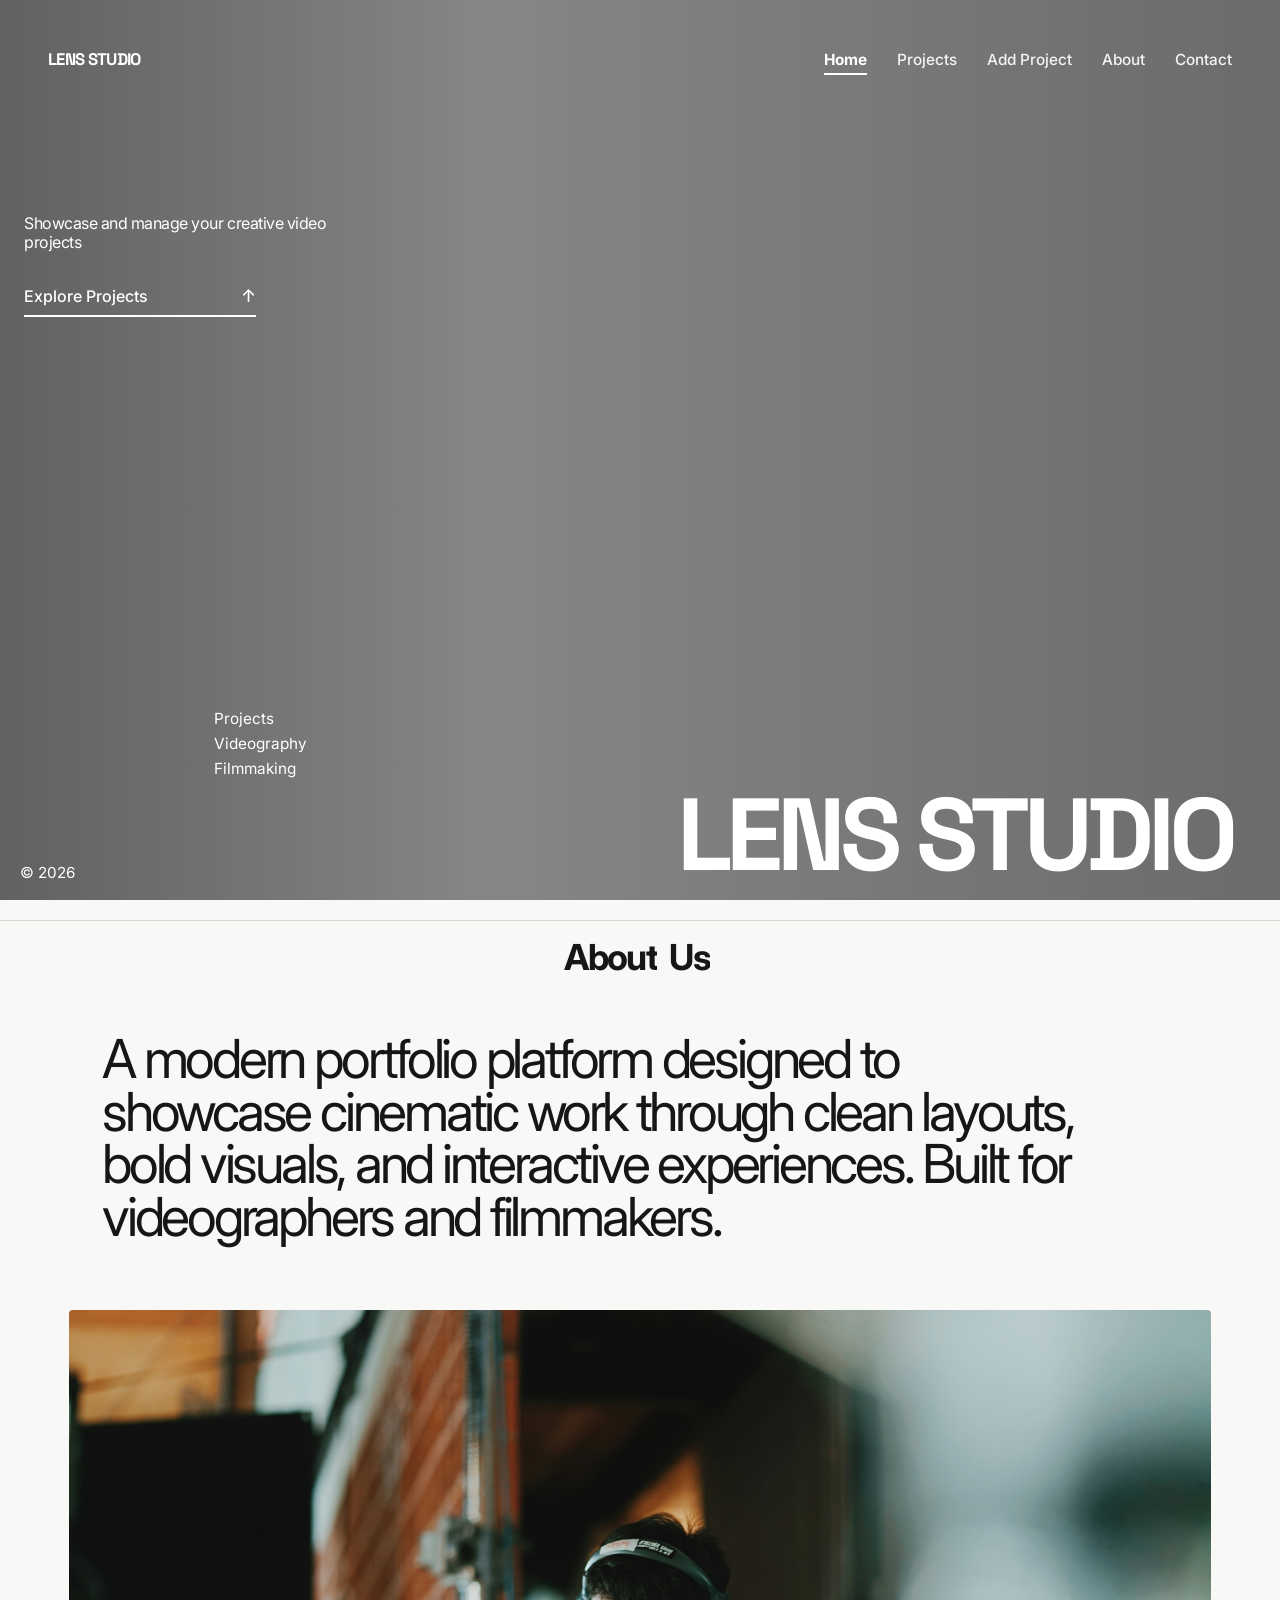
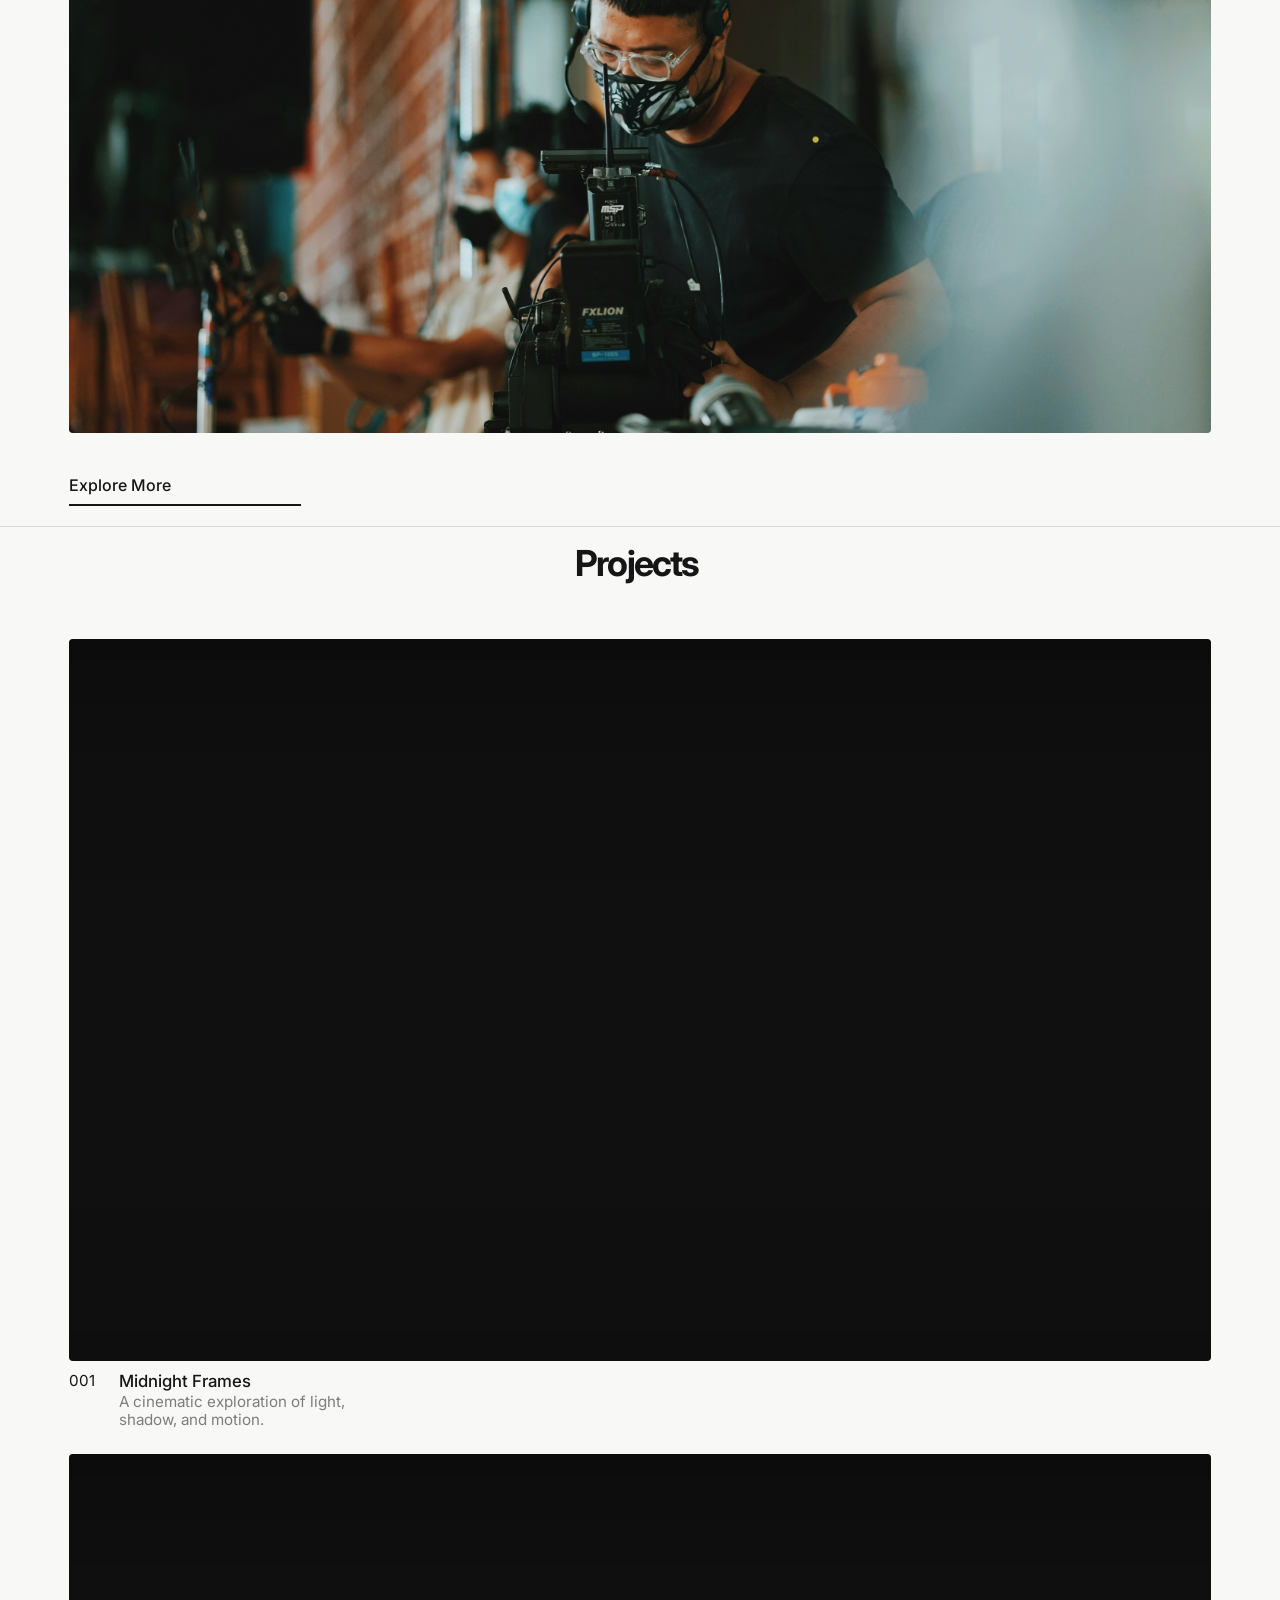
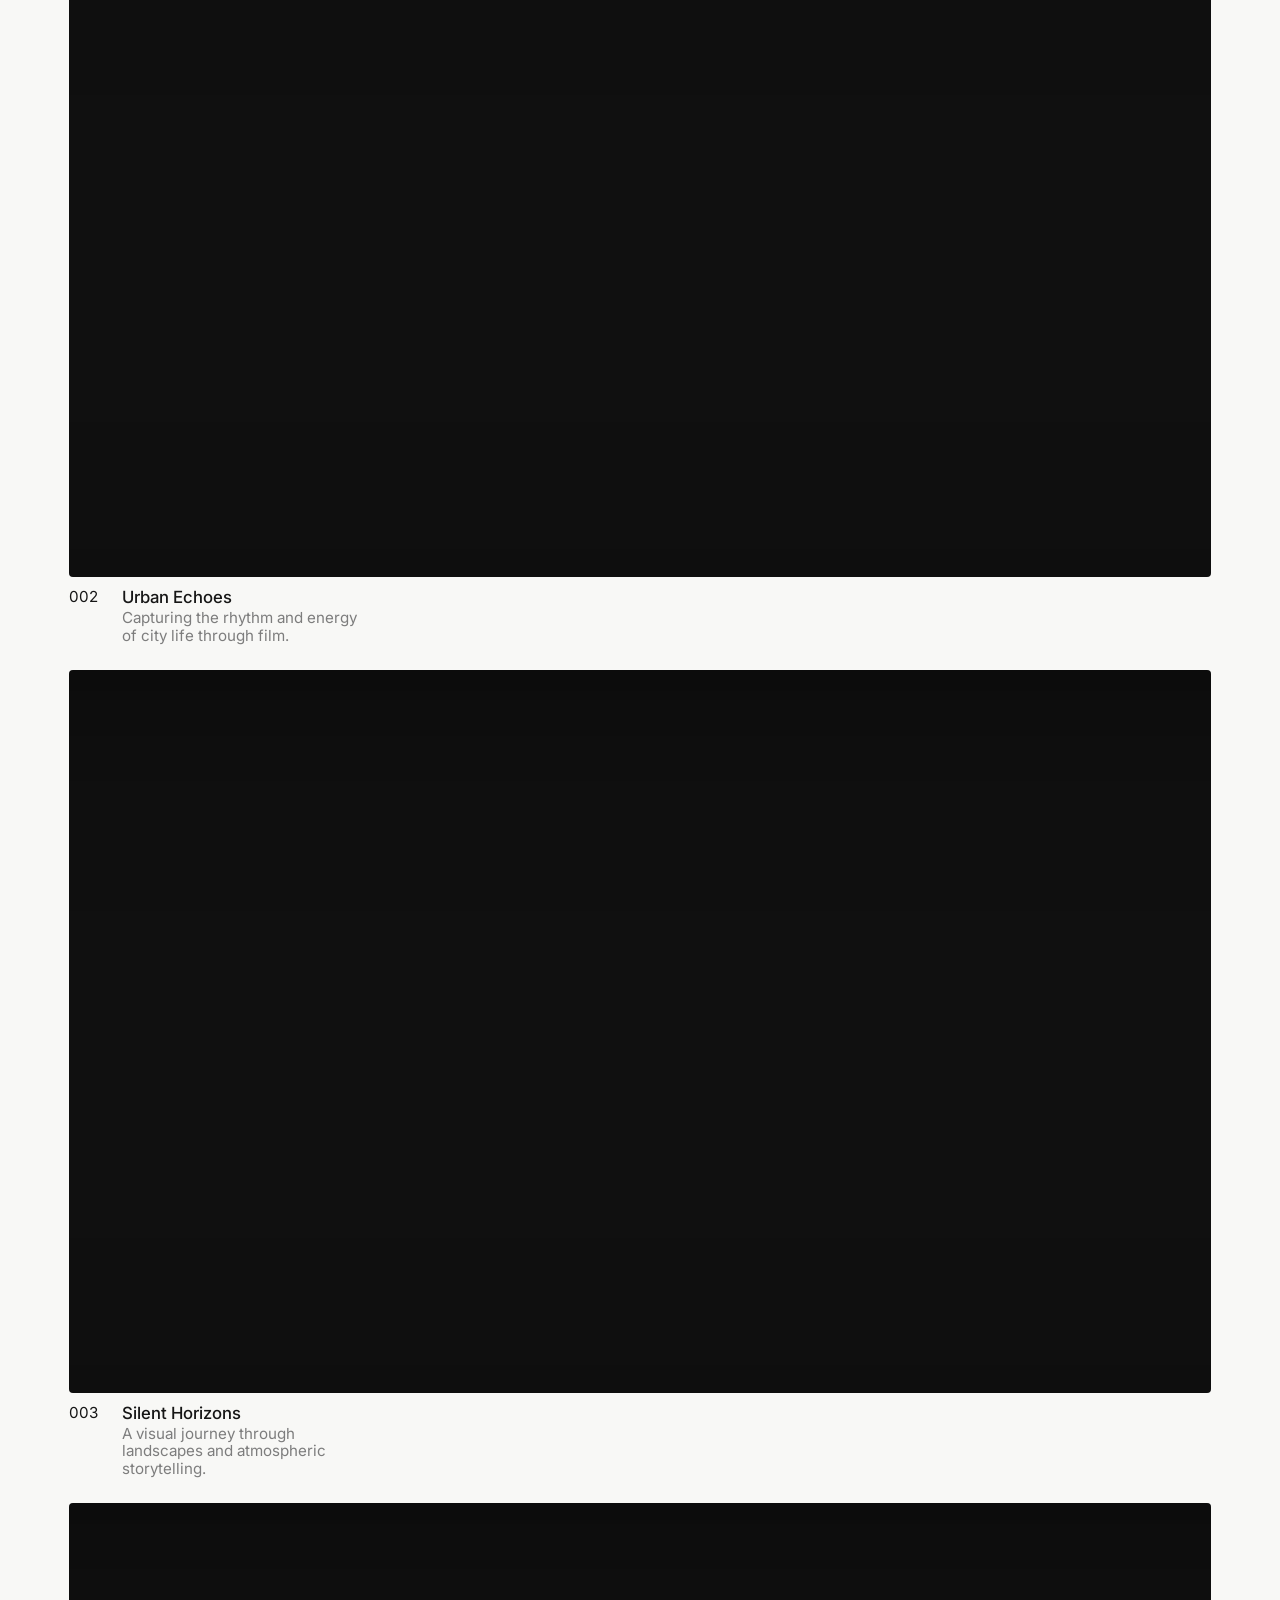
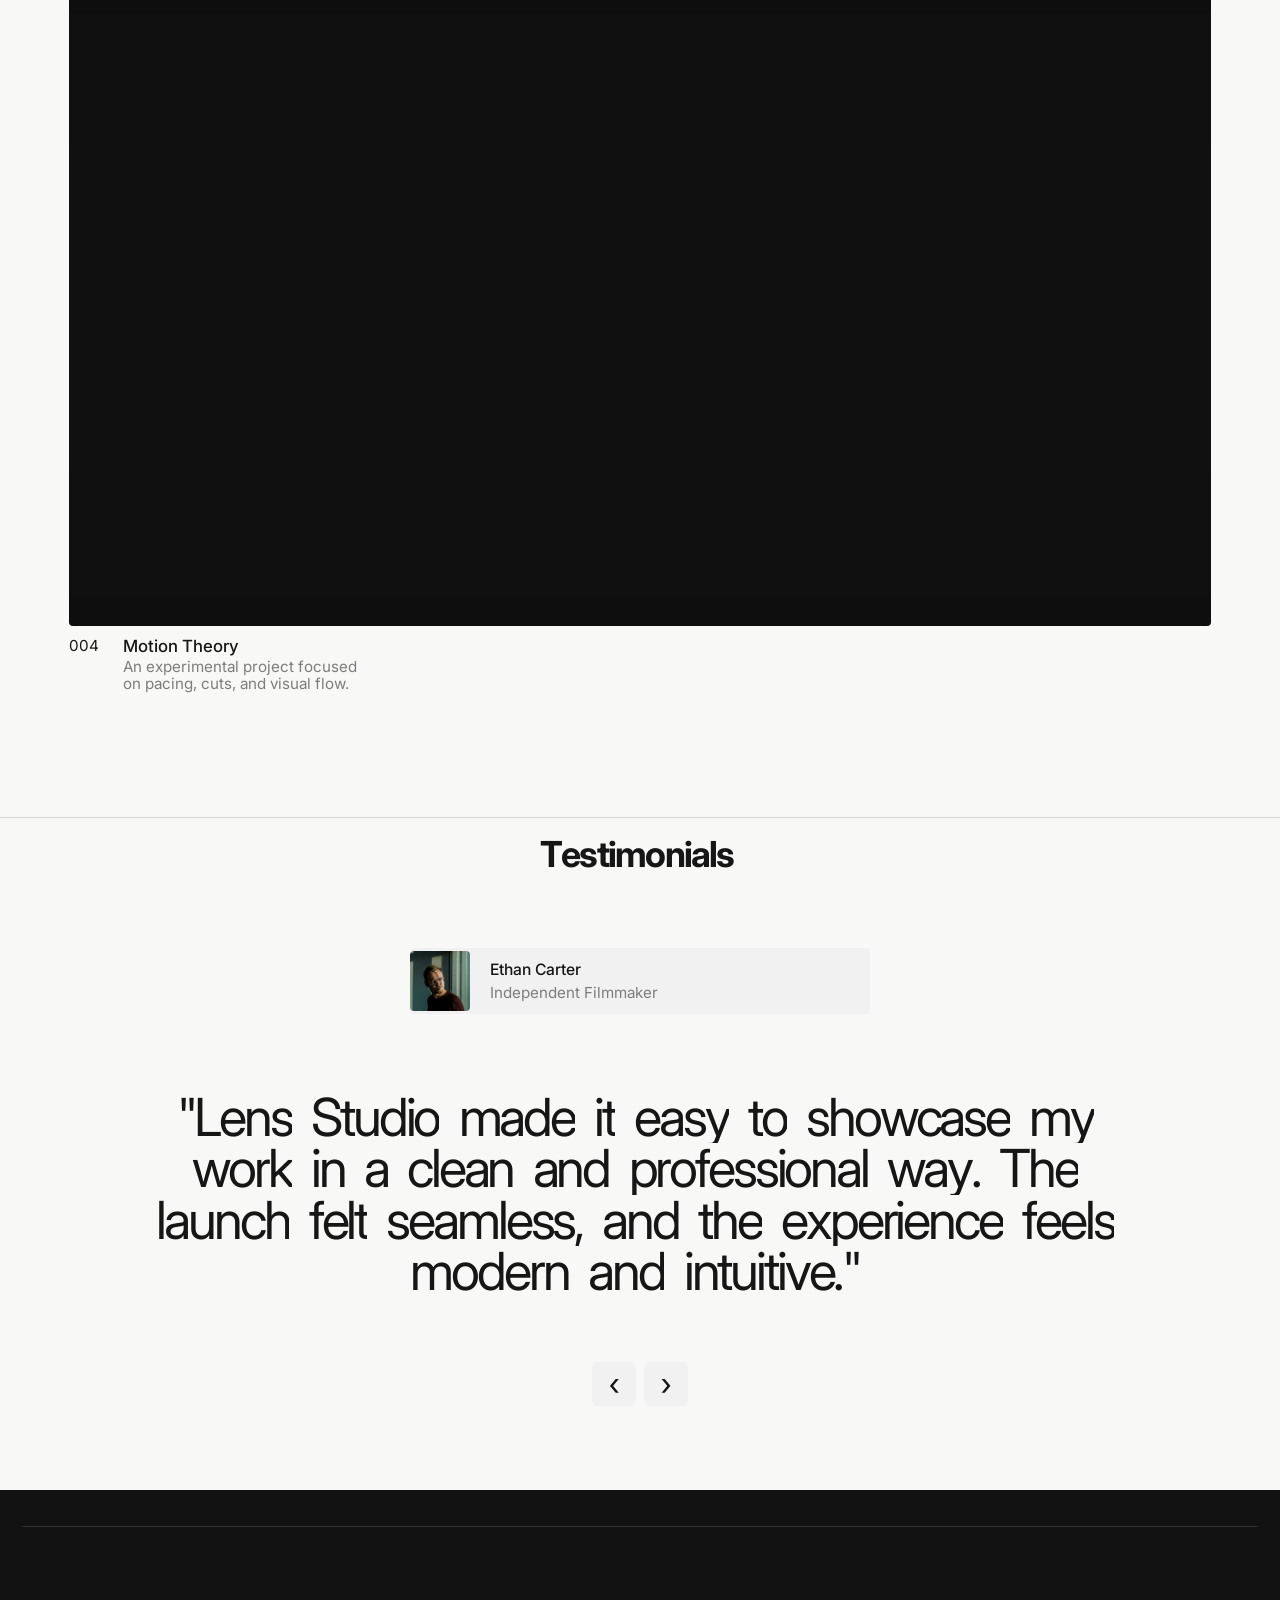
<file: index.html>
<!DOCTYPE html>
<html lang="en">
<head>
    <meta charset="UTF-8">
    <meta name="viewport" content="width=device-width, initial-scale=1.0">
    <title>Lens Studio</title>
    <link rel="preconnect" href="https://fonts.googleapis.com">
    <link rel="preconnect" href="https://fonts.gstatic.com" crossorigin>
    <link href="https://fonts.googleapis.com/css2?family=Inter:wght@400;500;600;700;800&family=Space+Grotesk:wght@700&display=swap" rel="stylesheet">
    <link rel="stylesheet" href="style.css">
</head>
<body>
    <header class="site-header" id="header">
        <nav class="main-nav" aria-label="Primary">
            <a class="logo" href="#home">LENS STUDIO</a>
            <ul class="nav-list">
                <li><a href="#home" class="nav-link active">Home</a></li>
                <li><a href="#projects" class="nav-link">Projects</a></li>
                <li><a href="add-project.html" class="nav-link">Add Project</a></li>
                <li><a href="#about" class="nav-link">About</a></li>
                <li><a href="contact.html" class="nav-link">Contact</a></li>
            </ul>
        </nav>
    </header>

    <main>
        <section id="home" class="hero-panel">
            <div class="hero-video-wrap" aria-hidden="true">
                <iframe
                    class="hero-video"
                    src="https://www.youtube-nocookie.com/embed/nTNQWsrMmH4?autoplay=1&mute=1&loop=1&playlist=nTNQWsrMmH4&controls=0&showinfo=0&modestbranding=1&rel=0&playsinline=1"
                    title="Lens Studio hero background video"
                    allow="autoplay; encrypted-media; picture-in-picture"
                    referrerpolicy="strict-origin-when-cross-origin"
                    tabindex="-1"
                ></iframe>
            </div>
            <div class="hero-overlay" aria-hidden="true"></div>
            <div class="hero-copy">
                <p class="hero-description">Showcase and manage your creative video projects</p>
                <a class="line-action" href="#projects">
                    <span>Explore Projects</span>
                    <span class="action-arrow" aria-hidden="true">↑</span>
                </a>
            </div>

            <div class="hero-meta">
                <ul class="hero-tags" aria-label="Creative categories">
                    <li>Projects</li>
                    <li>Videography</li>
                    <li>Filmmaking</li>
                </ul>
                <p class="hero-year">© 2026</p>
            </div>

            <div class="hero-brand" aria-hidden="true">LENS STUDIO</div>
        </section>

        <section id="about" class="content-section">
            <div class="section-divider"></div>
            <h2 class="section-title">About Us</h2>
            <div class="about-copy">
                <p>
                    A modern portfolio platform designed to showcase cinematic work through clean layouts,
                    bold visuals, and interactive experiences. Built for videographers and filmmakers.
                </p>
            </div>
            <div class="about-media-block">
                <div class="feature-panel">
                    <img
                        class="feature-image"
                        src="images/rendy-novantino-V8idTEo5K20-unsplash.jpg"
                        alt="Cinematic behind-the-scenes filmmaking setup"
                    >
                </div>
                <a class="line-action line-action-dark" href="#projects">
                    <span>Explore More</span>
                </a>
            </div>
        </section>

        <section id="projects" class="content-section projects-section">
            <div class="section-divider"></div>
            <h2 class="section-title">Projects</h2>

            <article class="project-showcase project-showcase-link">
                <a class="project-showcase-anchor" href="midnight-frames.html" aria-label="Open Midnight Frames project page">
                    <div class="project-visual video-card">
                        <iframe
                            class="project-video"
                            src="https://www.youtube-nocookie.com/embed/4ykTi2jB4NY?autoplay=1&mute=1&loop=1&playlist=4ykTi2jB4NY&controls=0&modestbranding=1&rel=0&playsinline=1&iv_load_policy=3&fs=0&disablekb=1"
                            title="Midnight Frames video preview"
                            loading="lazy"
                            allow="autoplay; encrypted-media; picture-in-picture"
                            allowfullscreen
                            referrerpolicy="strict-origin-when-cross-origin"
                            tabindex="-1"
                        ></iframe>
                    </div>
                    <div class="project-caption">
                        <span class="project-index">001</span>
                        <div>
                            <h3>Midnight Frames</h3>
                            <p>A cinematic exploration of light, shadow, and motion.</p>
                        </div>
                    </div>
                </a>
            </article>

            <article class="project-showcase">
                <div class="project-visual video-card">
                    <iframe
                        class="project-video"
                        src="https://www.youtube-nocookie.com/embed/WNnKGUQZi84?autoplay=1&mute=1&loop=1&playlist=WNnKGUQZi84&controls=0&modestbranding=1&rel=0&playsinline=1&iv_load_policy=3&fs=0&disablekb=1"
                        title="Urban Echoes video preview"
                        loading="lazy"
                        allow="autoplay; encrypted-media; picture-in-picture"
                        allowfullscreen
                        referrerpolicy="strict-origin-when-cross-origin"
                        tabindex="-1"
                    ></iframe>
                </div>
                <div class="project-caption">
                    <span class="project-index">002</span>
                    <div>
                        <h3>Urban Echoes</h3>
                        <p>Capturing the rhythm and energy of city life through film.</p>
                    </div>
                </div>
            </article>

            <article class="project-showcase">
                <div class="project-visual video-card">
                    <iframe
                        class="project-video"
                        src="https://www.youtube-nocookie.com/embed/wZjqeleKDyE?autoplay=1&mute=1&loop=1&playlist=wZjqeleKDyE&controls=0&modestbranding=1&rel=0&playsinline=1&iv_load_policy=3&fs=0&disablekb=1"
                        title="Silent Horizons video preview"
                        loading="lazy"
                        allow="autoplay; encrypted-media; picture-in-picture"
                        allowfullscreen
                        referrerpolicy="strict-origin-when-cross-origin"
                        tabindex="-1"
                    ></iframe>
                </div>
                <div class="project-caption">
                    <span class="project-index">003</span>
                    <div>
                        <h3>Silent Horizons</h3>
                        <p>A visual journey through landscapes and atmospheric storytelling.</p>
                    </div>
                </div>
            </article>

            <article class="project-showcase">
                <div class="project-visual video-card">
                    <iframe
                        class="project-video"
                        src="https://www.youtube-nocookie.com/embed/X4EcUcoo0r4?autoplay=1&mute=1&loop=1&playlist=X4EcUcoo0r4&controls=0&modestbranding=1&rel=0&playsinline=1&iv_load_policy=3&fs=0&disablekb=1"
                        title="Motion Theory video preview"
                        loading="lazy"
                        allow="autoplay; encrypted-media; picture-in-picture"
                        allowfullscreen
                        referrerpolicy="strict-origin-when-cross-origin"
                        tabindex="-1"
                    ></iframe>
                </div>
                <div class="project-caption">
                    <span class="project-index">004</span>
                    <div>
                        <h3>Motion Theory</h3>
                        <p>An experimental project focused on pacing, cuts, and visual flow.</p>
                    </div>
                </div>
            </article>
        </section>

        <section id="testimonials" class="content-section testimonials-section">
            <div class="section-divider"></div>
            <h2 class="section-title">Testimonials</h2>

            <div class="testimonial-card">
                <div class="testimonial-author">
                    <img
                        class="author-avatar"
                        id="author-avatar"
                        src="images/ben-tofan-liy0P6AmGPM-unsplash.jpg"
                        alt="Portrait of Ethan Carter"
                    >
                    <div>
                        <p class="author-name" id="author-name">Ethan Carter</p>
                        <p class="author-role" id="author-role">Independent Filmmaker</p>
                    </div>
                </div>

                <blockquote class="testimonial-quote" id="testimonial-quote">
                    "Lens Studio made it easy to showcase my work in a clean and professional way.
                    The launch felt seamless, and the experience feels modern and intuitive."
                </blockquote>

                <div class="testimonial-controls">
                    <button class="testimonial-button" id="prev-testimonial" type="button" aria-label="Previous testimonial">
                        ‹
                    </button>
                    <button class="testimonial-button" id="next-testimonial" type="button" aria-label="Next testimonial">
                        ›
                    </button>
                </div>
            </div>
        </section>
    </main>

    <footer id="contact" class="site-footer">
        <div class="footer-divider"></div>
        <div class="footer-intro">
            <p class="footer-kicker">Let's work together</p>
            <a class="footer-email" href="mailto:sayhi@lensstudio.com">sayhi@lensstudio.com</a>
            <a class="line-action footer-action" href="mailto:sayhi@lensstudio.com">
                <span>Contact Now</span>
                <span class="action-arrow" aria-hidden="true">↑</span>
            </a>
        </div>

        <div class="footer-links">
            <a href="#home">Home</a>
            <a href="#projects">Projects</a>
            <a href="add-project.html">Add Project</a>
            <a href="#about">About</a>
            <a href="contact.html">Contact</a>
        </div>

        <div class="footer-divider"></div>

        <div class="footer-bottom">
            <p class="footer-brand">LENS STUDIO</p>
            <p class="footer-year">© 2026</p>
        </div>
    </footer>

    <script src="script.js"></script>
</body>
</html>
</file>
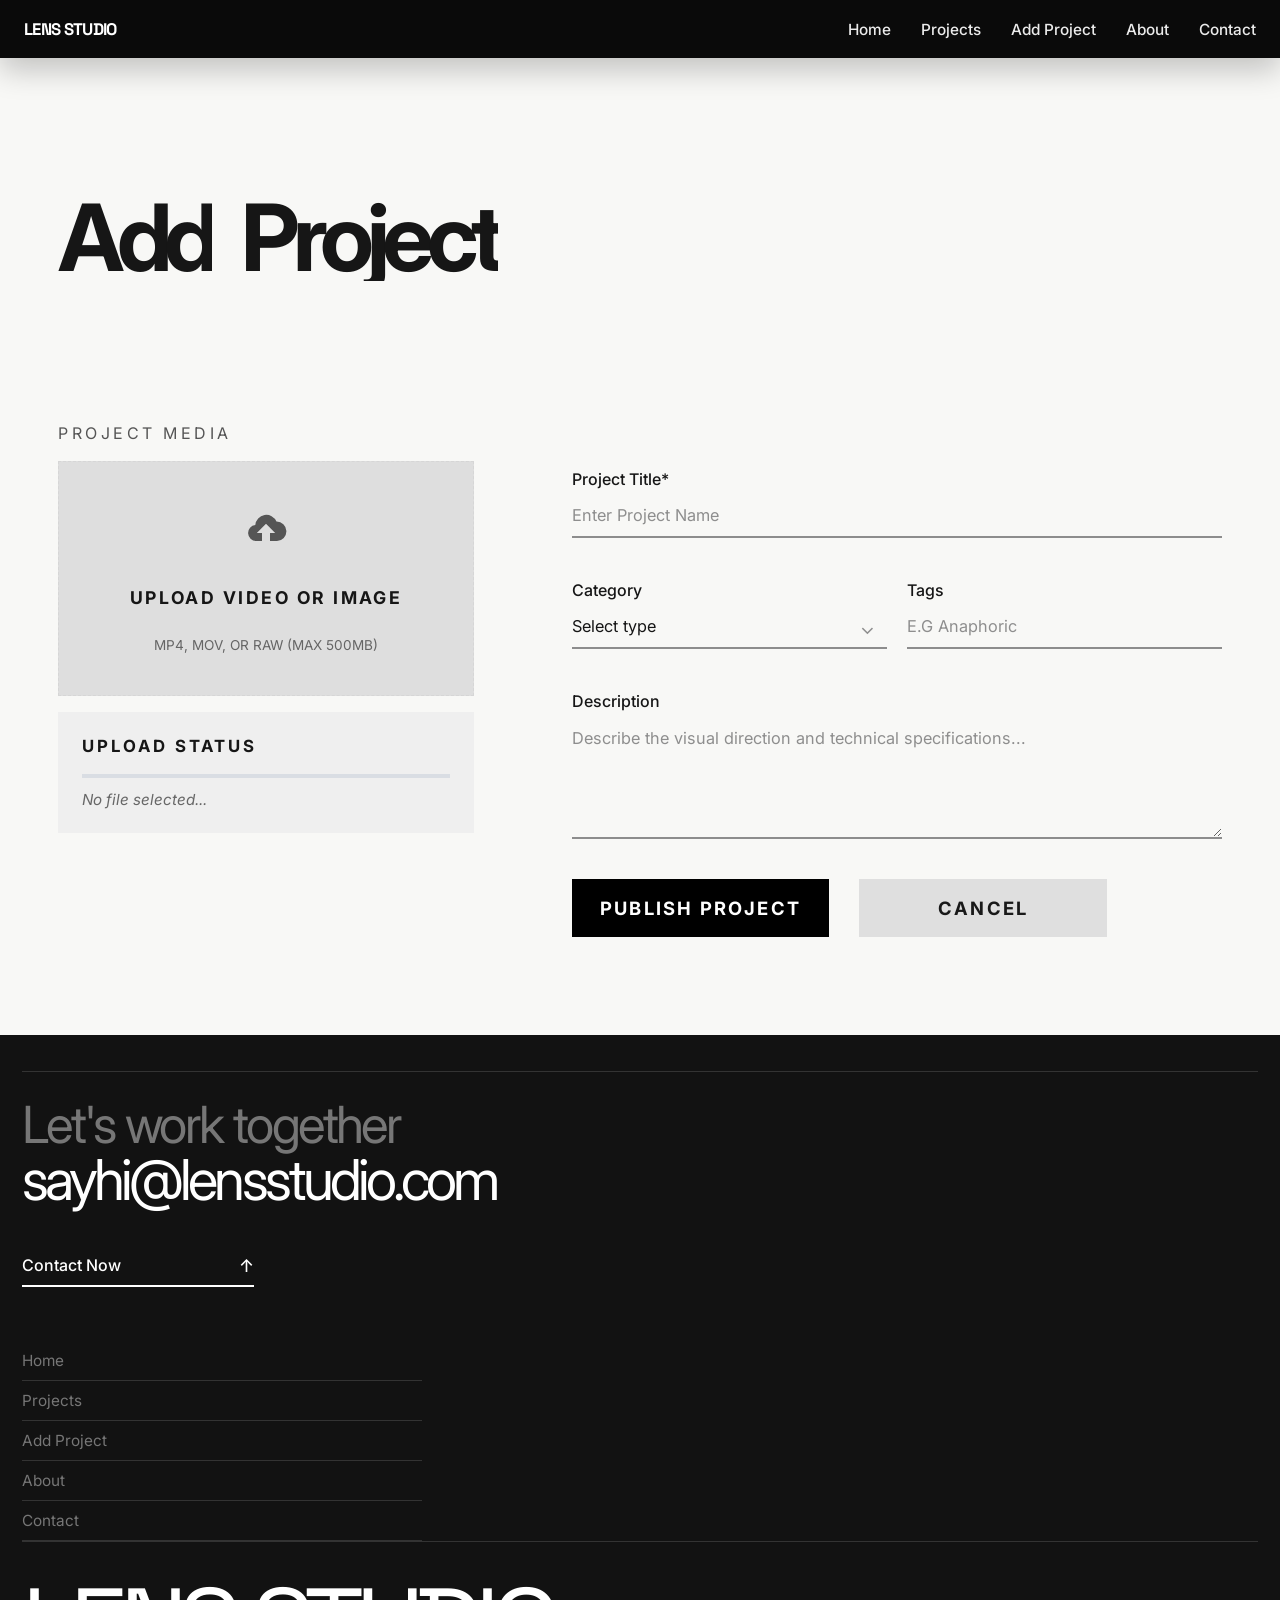
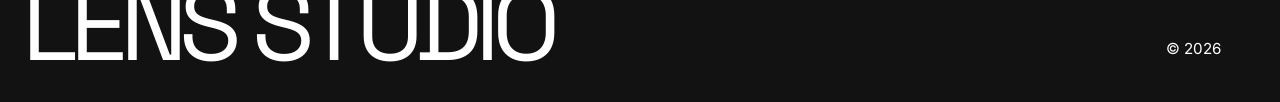
<file: add-project.html>
<!DOCTYPE html>
<html lang="en">
<head>
    <meta charset="UTF-8">
    <meta name="viewport" content="width=device-width, initial-scale=1.0">
    <title>Add Project | Lens Studio</title>
    <link rel="preconnect" href="https://fonts.googleapis.com">
    <link rel="preconnect" href="https://fonts.gstatic.com" crossorigin>
    <link href="https://fonts.googleapis.com/css2?family=Inter:wght@400;500;600;700;800&family=Space+Grotesk:wght@700&display=swap" rel="stylesheet">
    <link rel="stylesheet" href="style.css">
</head>
<body class="page-dark-header">
    <header class="site-header site-header-static scrolled" id="header">
        <nav class="main-nav" aria-label="Primary">
            <a class="logo" href="index.html#home">LENS STUDIO</a>
            <ul class="nav-list">
                <li><a href="index.html#home" class="nav-link">Home</a></li>
                <li><a href="index.html#projects" class="nav-link">Projects</a></li>
                <li><a href="add-project.html" class="nav-link active">Add Project</a></li>
                <li><a href="index.html#about" class="nav-link">About</a></li>
                <li><a href="contact.html" class="nav-link">Contact</a></li>
            </ul>
        </nav>
    </header>

    <main class="page-main">
        <section id="add-project" class="add-project-section add-project-page-section">
            <div class="add-project-shell">
                <h1 class="add-project-title">Add Project</h1>

                <div class="add-project-grid">
                    <aside class="project-media-panel">
                        <p class="project-media-label">Project Media</p>

                        <label class="upload-dropzone" for="project-media-input">
                            <input
                                id="project-media-input"
                                class="project-media-input"
                                type="file"
                                accept="video/*,image/*,.mov,.mp4,.raw"
                            >
                            <div class="upload-icon" aria-hidden="true">
                                <svg viewBox="0 0 24 24" role="img" aria-hidden="true">
                                    <path d="M7 18a4 4 0 0 1-.35-7.98A5.5 5.5 0 0 1 17.2 8.3 3.5 3.5 0 1 1 17.5 18H14v-4h2.59L12 9.41 7.41 14H10v4Z"></path>
                                </svg>
                            </div>
                            <p class="upload-title">Upload Video Or Image</p>
                            <p class="upload-note">MP4, MOV, or RAW (max 500MB)</p>
                        </label>

                        <div class="upload-status-card">
                            <p class="upload-status-heading">Upload Status</p>
                            <div class="upload-progress-track">
                                <span class="upload-progress-fill" id="upload-progress-fill"></span>
                            </div>
                            <p class="upload-status-text" id="upload-status-text">No file selected...</p>
                        </div>
                    </aside>

                    <form class="project-form" id="project-form">
                        <div class="form-row form-row-full">
                            <label class="form-label" for="project-title">Project Title*</label>
                            <input
                                id="project-title"
                                class="form-input"
                                type="text"
                                name="projectTitle"
                                placeholder="Enter Project Name"
                            >
                        </div>

                        <div class="form-row-group">
                            <div class="form-row">
                                <label class="form-label" for="project-category">Category</label>
                                <div class="select-wrap">
                                    <select id="project-category" class="form-select" name="projectCategory">
                                        <option value="" selected>Select type</option>
                                        <option>Videography</option>
                                        <option>Filmmaking</option>
                                        <option>Documentary</option>
                                        <option>Commercial</option>
                                    </select>
                                </div>
                            </div>

                            <div class="form-row">
                                <label class="form-label" for="project-tags">Tags</label>
                                <input
                                    id="project-tags"
                                    class="form-input"
                                    type="text"
                                    name="projectTags"
                                    placeholder="E.G Anaphoric"
                                >
                            </div>
                        </div>

                        <div class="form-row form-row-full form-row-description">
                            <label class="form-label" for="project-description">Description</label>
                            <textarea
                                id="project-description"
                                class="form-textarea"
                                name="projectDescription"
                                placeholder="Describe the visual direction and technical specifications..."
                            ></textarea>
                        </div>

                        <div class="project-form-actions">
                            <button class="primary-action" id="publish-project" type="submit">Publish Project</button>
                            <button class="secondary-action" id="cancel-project" type="button">Cancel</button>
                        </div>
                    </form>
                </div>
            </div>
        </section>
    </main>

    <footer id="contact" class="site-footer">
        <div class="footer-divider"></div>
        <div class="footer-intro">
            <p class="footer-kicker">Let's work together</p>
            <a class="footer-email" href="mailto:sayhi@lensstudio.com">sayhi@lensstudio.com</a>
            <a class="line-action footer-action" href="mailto:sayhi@lensstudio.com">
                <span>Contact Now</span>
                <span class="action-arrow" aria-hidden="true">↑</span>
            </a>
        </div>

        <div class="footer-links">
            <a href="index.html#home">Home</a>
            <a href="index.html#projects">Projects</a>
            <a href="add-project.html">Add Project</a>
            <a href="index.html#about">About</a>
            <a href="contact.html">Contact</a>
        </div>

        <div class="footer-divider"></div>

        <div class="footer-bottom">
            <p class="footer-brand">LENS STUDIO</p>
            <p class="footer-year">© 2026</p>
        </div>
    </footer>

    <script src="script.js"></script>
</body>
</html>
</file>
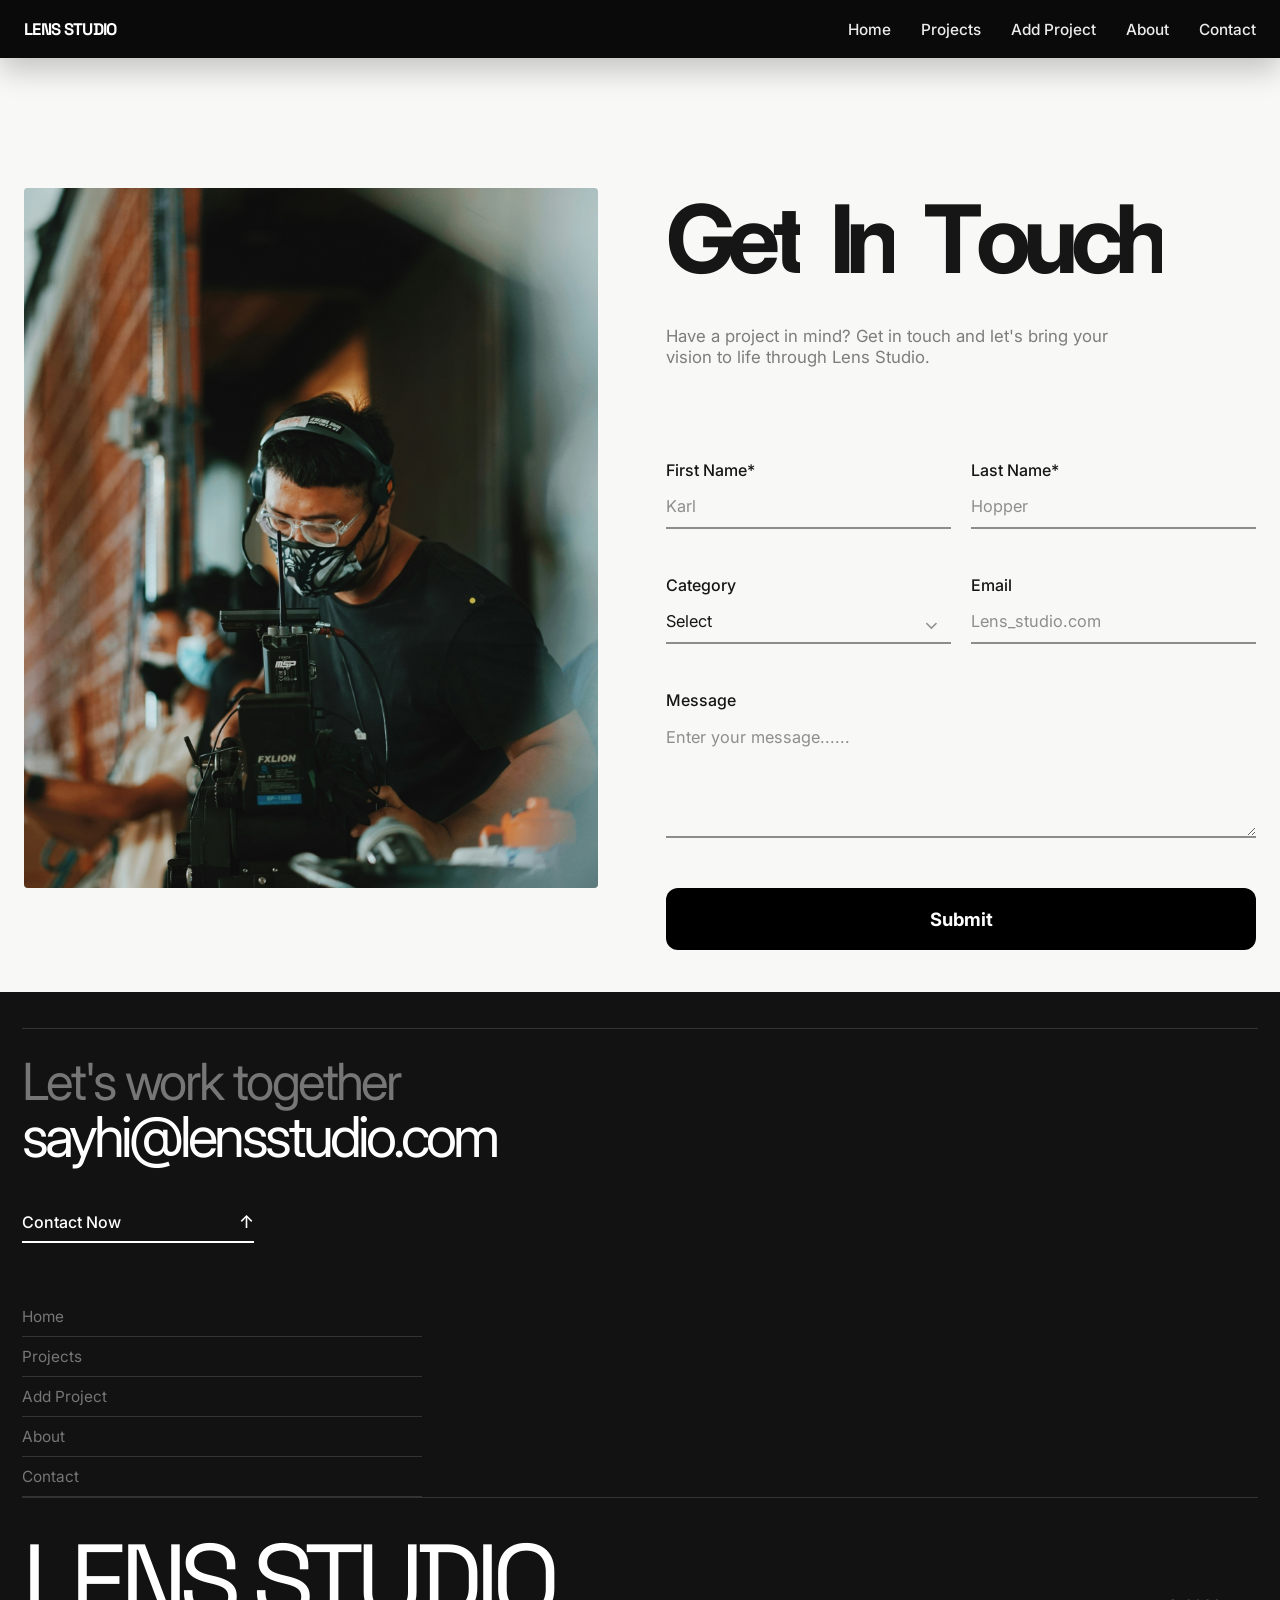
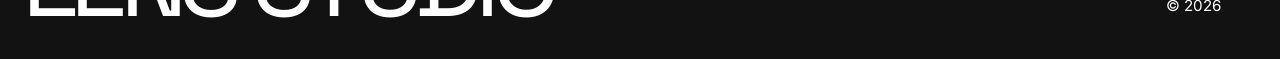
<file: contact.html>
<!DOCTYPE html>
<html lang="en">
<head>
    <meta charset="UTF-8">
    <meta name="viewport" content="width=device-width, initial-scale=1.0">
    <title>Contact | Lens Studio</title>
    <link rel="preconnect" href="https://fonts.googleapis.com">
    <link rel="preconnect" href="https://fonts.gstatic.com" crossorigin>
    <link href="https://fonts.googleapis.com/css2?family=Inter:wght@400;500;600;700;800&family=Space+Grotesk:wght@700&display=swap" rel="stylesheet">
    <link rel="stylesheet" href="style.css">
</head>
<body class="page-dark-header">
    <header class="site-header site-header-static scrolled" id="header">
        <nav class="main-nav" aria-label="Primary">
            <a class="logo" href="index.html#home">LENS STUDIO</a>
            <ul class="nav-list">
                <li><a href="index.html#home" class="nav-link">Home</a></li>
                <li><a href="index.html#projects" class="nav-link">Projects</a></li>
                <li><a href="add-project.html" class="nav-link">Add Project</a></li>
                <li><a href="index.html#about" class="nav-link">About</a></li>
                <li><a href="contact.html" class="nav-link active">Contact</a></li>
            </ul>
        </nav>
    </header>

    <main class="page-main">
        <section class="contact-page-section">
            <div class="contact-page-shell">
                <div class="contact-page-grid">
                    <div class="contact-visual-panel">
                        <img
                            class="contact-visual-image"
                            src="images/rendy-novantino-V8idTEo5K20-unsplash.jpg"
                            alt="Cinematic production scene"
                        >
                    </div>

                    <div class="contact-content">
                        <h1 class="contact-page-title">Get In Touch</h1>
                        <p class="contact-page-copy">
                            Have a project in mind? Get in touch and let's bring your vision to life through Lens Studio.
                        </p>

                        <form class="contact-form" id="contact-form">
                            <div class="form-row-group">
                                <div class="form-row">
                                    <label class="form-label" for="contact-first-name">First Name*</label>
                                    <input
                                        id="contact-first-name"
                                        class="form-input"
                                        type="text"
                                        name="firstName"
                                        placeholder="Karl"
                                    >
                                </div>

                                <div class="form-row">
                                    <label class="form-label" for="contact-last-name">Last Name*</label>
                                    <input
                                        id="contact-last-name"
                                        class="form-input"
                                        type="text"
                                        name="lastName"
                                        placeholder="Hopper"
                                    >
                                </div>
                            </div>

                            <div class="form-row-group">
                                <div class="form-row">
                                    <label class="form-label" for="contact-category">Category</label>
                                    <div class="select-wrap">
                                        <select id="contact-category" class="form-select" name="category">
                                            <option value="" selected>Select</option>
                                            <option>Brand Film</option>
                                            <option>Documentary</option>
                                            <option>Commercial</option>
                                            <option>Photography</option>
                                        </select>
                                    </div>
                                </div>

                                <div class="form-row">
                                    <label class="form-label" for="contact-email">Email</label>
                                    <input
                                        id="contact-email"
                                        class="form-input"
                                        type="email"
                                        name="email"
                                        placeholder="Lens_studio.com"
                                    >
                                </div>
                            </div>

                            <div class="form-row form-row-full form-row-description">
                                <label class="form-label" for="contact-message">Message</label>
                                <textarea
                                    id="contact-message"
                                    class="form-textarea"
                                    name="message"
                                    placeholder="Enter your message......"
                                ></textarea>
                            </div>

                            <button class="contact-submit-button" type="submit">Submit</button>
                            <p class="contact-form-status" id="contact-form-status" aria-live="polite"></p>
                        </form>
                    </div>
                </div>
            </div>
        </section>
    </main>

    <footer id="contact" class="site-footer">
        <div class="footer-divider"></div>
        <div class="footer-intro">
            <p class="footer-kicker">Let's work together</p>
            <a class="footer-email" href="mailto:sayhi@lensstudio.com">sayhi@lensstudio.com</a>
            <a class="line-action footer-action" href="mailto:sayhi@lensstudio.com">
                <span>Contact Now</span>
                <span class="action-arrow" aria-hidden="true">↑</span>
            </a>
        </div>

        <div class="footer-links">
            <a href="index.html#home">Home</a>
            <a href="index.html#projects">Projects</a>
            <a href="add-project.html">Add Project</a>
            <a href="index.html#about">About</a>
            <a href="contact.html">Contact</a>
        </div>

        <div class="footer-divider"></div>

        <div class="footer-bottom">
            <p class="footer-brand">LENS STUDIO</p>
            <p class="footer-year">© 2026</p>
        </div>
    </footer>

    <script src="script.js"></script>
</body>
</html>
</file>
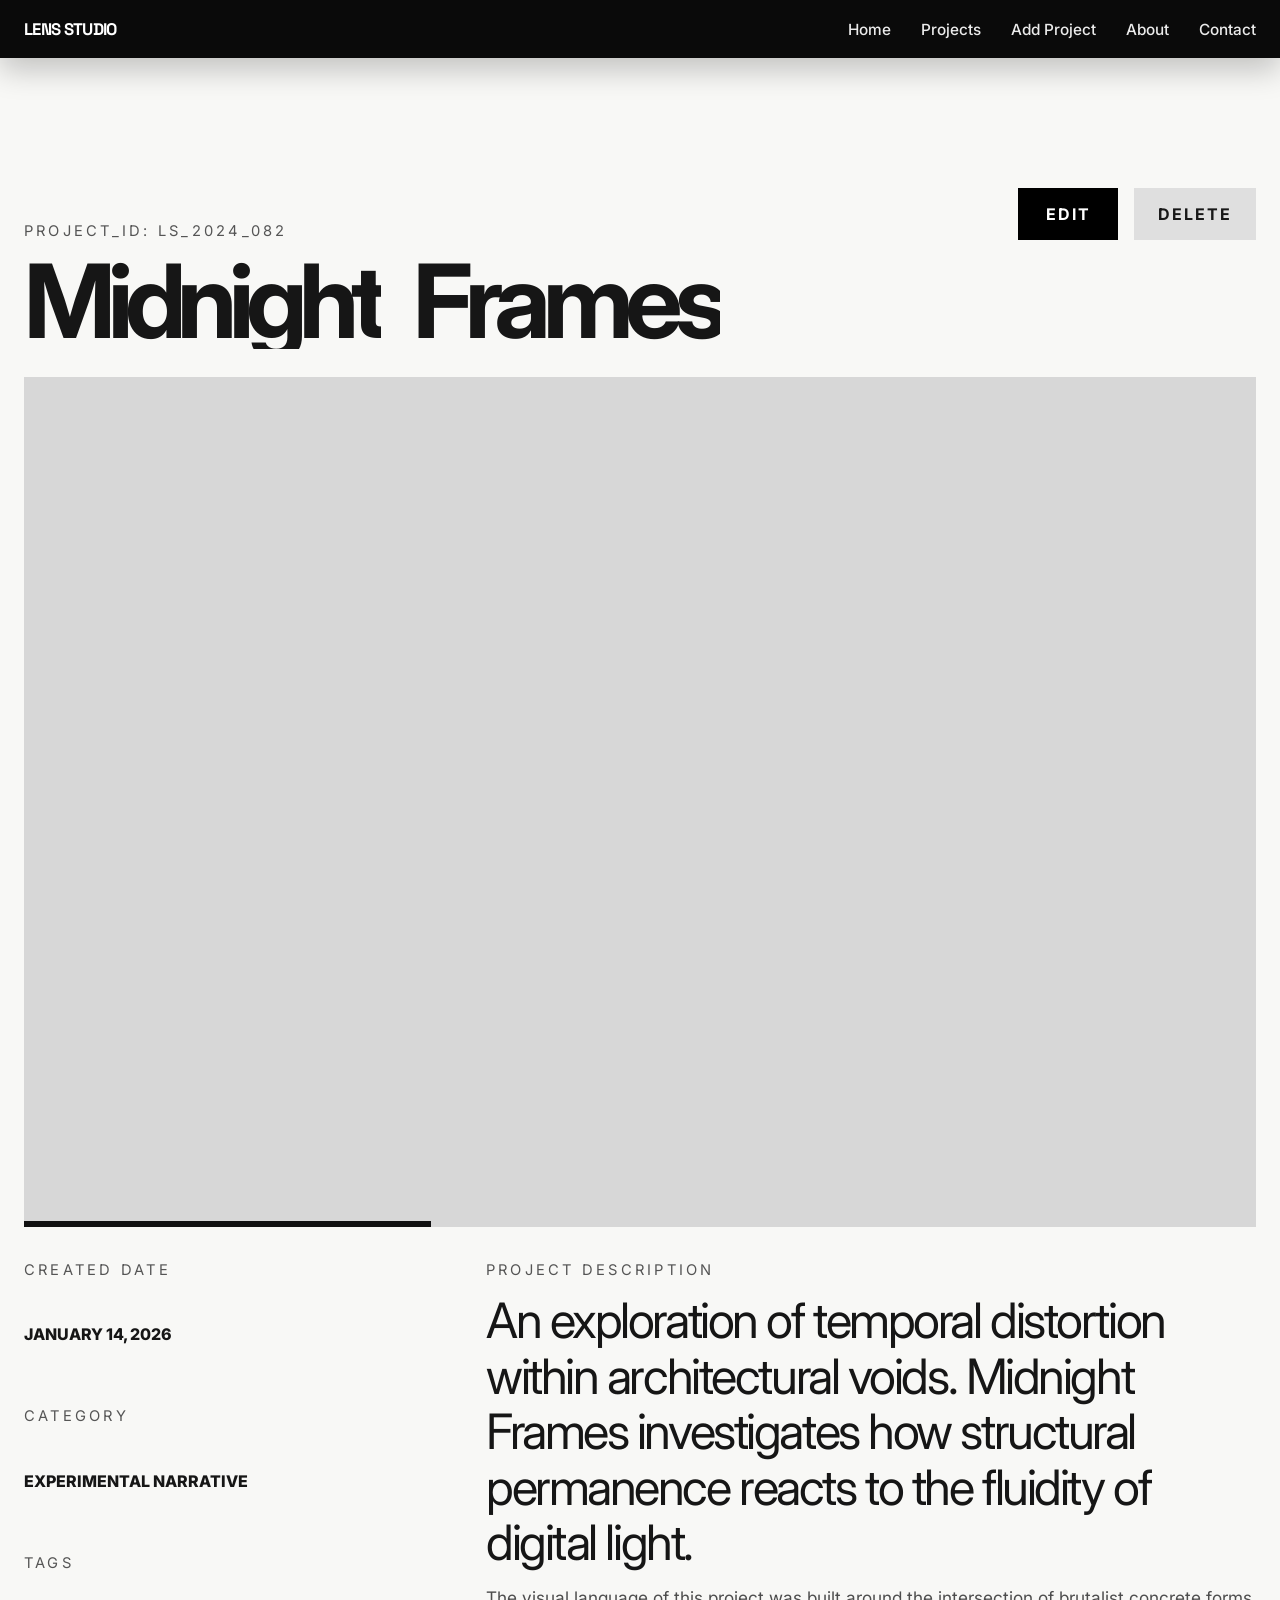
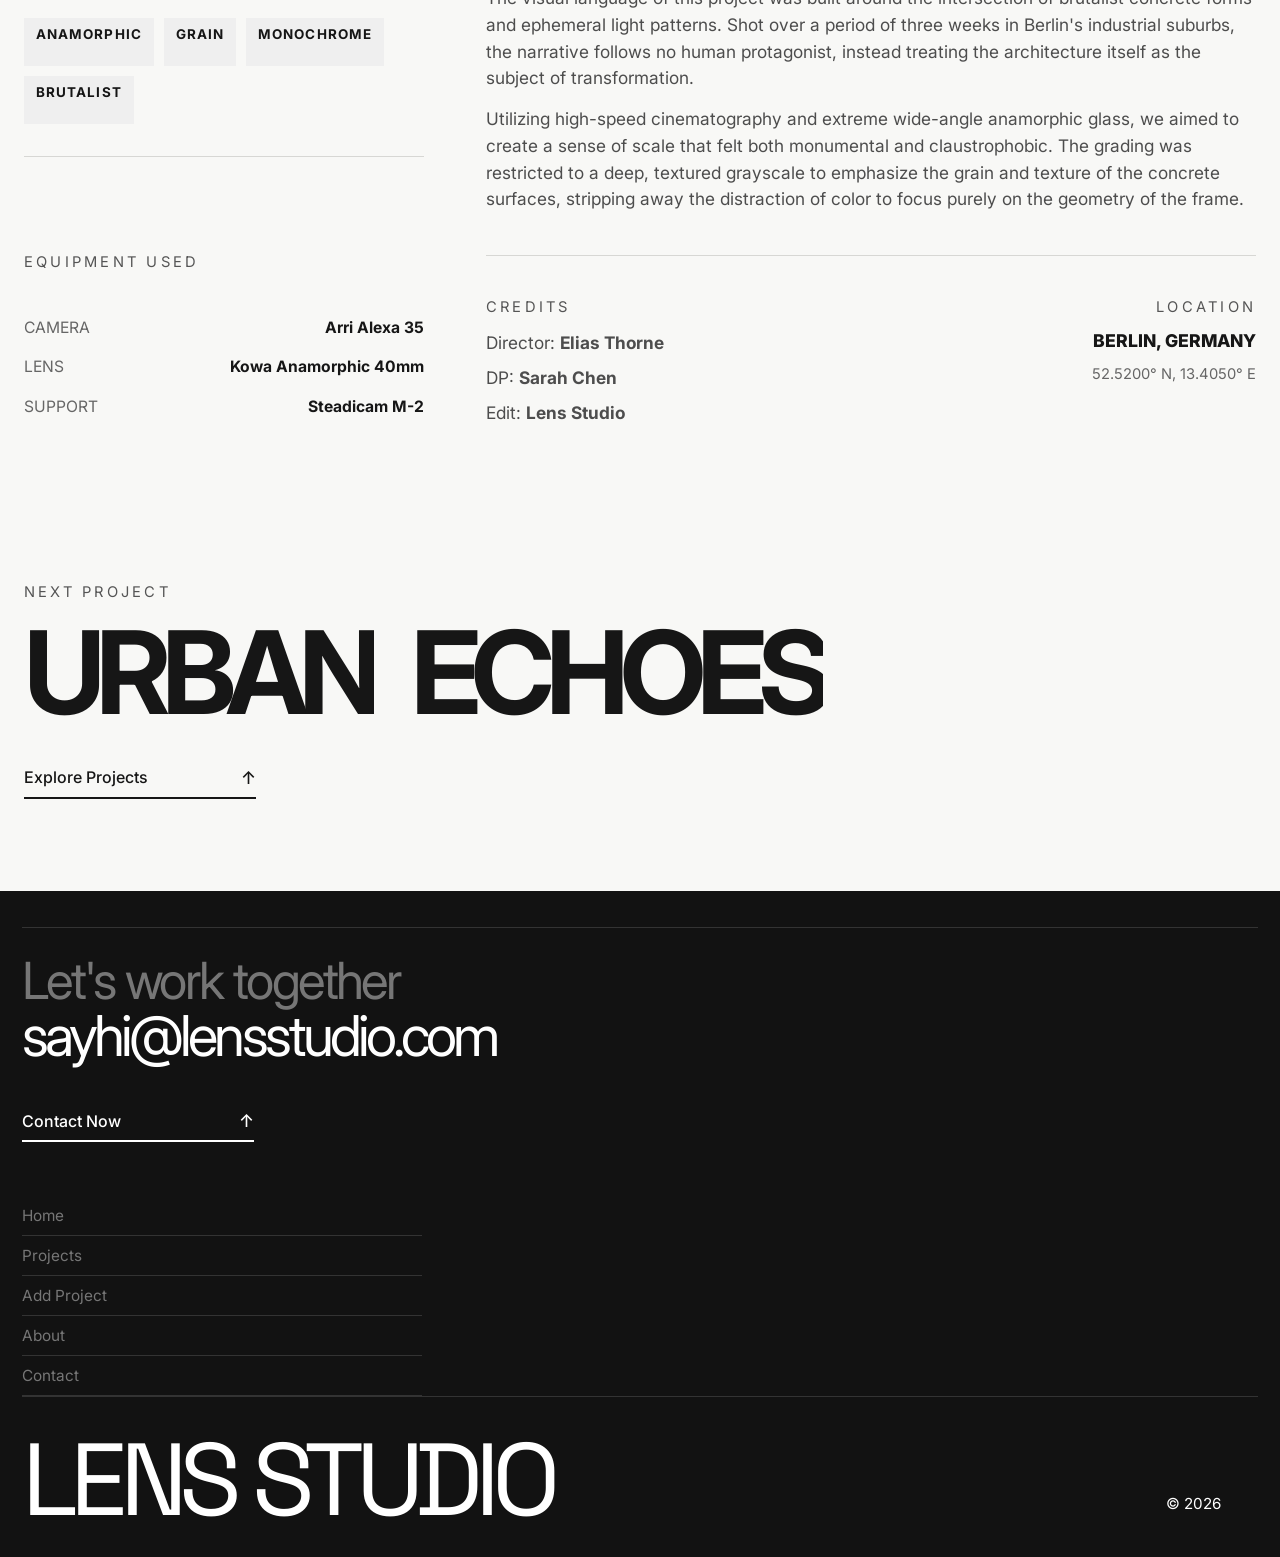
<file: midnight-frames.html>
<!DOCTYPE html>
<html lang="en">
<head>
    <meta charset="UTF-8">
    <meta name="viewport" content="width=device-width, initial-scale=1.0">
    <title>Midnight Frames | Lens Studio</title>
    <link rel="preconnect" href="https://fonts.googleapis.com">
    <link rel="preconnect" href="https://fonts.gstatic.com" crossorigin>
    <link href="https://fonts.googleapis.com/css2?family=Inter:wght@400;500;600;700;800&family=Space+Grotesk:wght@700&display=swap" rel="stylesheet">
    <link rel="stylesheet" href="style.css">
</head>
<body class="page-dark-header">
    <header class="site-header site-header-static scrolled" id="header">
        <nav class="main-nav" aria-label="Primary">
            <a class="logo" href="index.html#home">LENS STUDIO</a>
            <ul class="nav-list">
                <li><a href="index.html#home" class="nav-link">Home</a></li>
                <li><a href="index.html#projects" class="nav-link active">Projects</a></li>
                <li><a href="add-project.html" class="nav-link">Add Project</a></li>
                <li><a href="index.html#about" class="nav-link">About</a></li>
                <li><a href="contact.html" class="nav-link">Contact</a></li>
            </ul>
        </nav>
    </header>

    <main class="page-main">
        <section class="selected-project-section">
            <div class="selected-project-shell">
                <div class="selected-project-topbar">
                    <p class="selected-project-id">Project_ID: LS_2024_082</p>
                    <div class="selected-project-actions">
                        <a class="selected-project-button selected-project-button-dark" href="add-project.html">Edit</a>
                        <button class="selected-project-button selected-project-button-light" type="button">Delete</button>
                    </div>
                </div>

                <h1 class="selected-project-title">Midnight Frames</h1>

                <div class="selected-project-media">
                    <iframe
                        class="selected-project-video"
                        src="https://www.youtube-nocookie.com/embed/4ykTi2jB4NY?autoplay=1&mute=1&loop=1&playlist=4ykTi2jB4NY&controls=0&modestbranding=1&rel=0&playsinline=1&iv_load_policy=3&fs=0&disablekb=1"
                        title="Midnight Frames featured video"
                        allow="autoplay; encrypted-media; picture-in-picture"
                        allowfullscreen
                        referrerpolicy="strict-origin-when-cross-origin"
                        tabindex="-1"
                    ></iframe>
                </div>

                <div class="selected-project-info-grid">
                    <aside class="selected-project-meta">
                        <div class="meta-group">
                            <p class="meta-label">Created Date</p>
                            <p class="meta-value">January 14, 2026</p>
                        </div>

                        <div class="meta-group">
                            <p class="meta-label">Category</p>
                            <p class="meta-value">Experimental Narrative</p>
                        </div>

                        <div class="meta-group">
                            <p class="meta-label">Tags</p>
                            <div class="meta-tags">
                                <span>Anamorphic</span>
                                <span>Grain</span>
                                <span>Monochrome</span>
                                <span>Brutalist</span>
                            </div>
                        </div>

                        <div class="meta-divider"></div>

                        <div class="meta-group">
                            <p class="meta-label">Equipment Used</p>
                            <div class="equipment-list">
                                <div class="equipment-row">
                                    <span>Camera</span>
                                    <strong>Arri Alexa 35</strong>
                                </div>
                                <div class="equipment-row">
                                    <span>Lens</span>
                                    <strong>Kowa Anamorphic 40mm</strong>
                                </div>
                                <div class="equipment-row">
                                    <span>Support</span>
                                    <strong>Steadicam M-2</strong>
                                </div>
                            </div>
                        </div>
                    </aside>

                    <div class="selected-project-description">
                        <div class="meta-group">
                            <p class="meta-label">Project Description</p>
                            <p class="selected-project-lead">
                                An exploration of temporal distortion within architectural voids. Midnight Frames investigates how structural permanence reacts to the fluidity of digital light.
                            </p>
                            <p>
                                The visual language of this project was built around the intersection of brutalist concrete forms and ephemeral light patterns. Shot over a period of three weeks in Berlin's industrial suburbs, the narrative follows no human protagonist, instead treating the architecture itself as the subject of transformation.
                            </p>
                            <p>
                                Utilizing high-speed cinematography and extreme wide-angle anamorphic glass, we aimed to create a sense of scale that felt both monumental and claustrophobic. The grading was restricted to a deep, textured grayscale to emphasize the grain and texture of the concrete surfaces, stripping away the distraction of color to focus purely on the geometry of the frame.
                            </p>
                        </div>

                        <div class="description-divider"></div>

                        <div class="project-credits-grid">
                            <div class="meta-group">
                                <p class="meta-label">Credits</p>
                                <div class="credits-list">
                                    <p>Director: <strong>Elias Thorne</strong></p>
                                    <p>DP: <strong>Sarah Chen</strong></p>
                                    <p>Edit: <strong>Lens Studio</strong></p>
                                </div>
                            </div>

                            <div class="meta-group project-location">
                                <p class="meta-label">Location</p>
                                <p class="location-name">Berlin, Germany</p>
                                <p class="location-coords">52.5200° N, 13.4050° E</p>
                            </div>
                        </div>
                    </div>
                </div>

                <div class="next-project-block">
                    <p class="meta-label">Next Project</p>
                    <h2 class="next-project-title">Urban Echoes</h2>
                    <a class="line-action line-action-dark" href="index.html#projects">
                        <span>Explore Projects</span>
                        <span class="action-arrow" aria-hidden="true">↑</span>
                    </a>
                </div>
            </div>
        </section>
    </main>

    <footer id="contact" class="site-footer">
        <div class="footer-divider"></div>
        <div class="footer-intro">
            <p class="footer-kicker">Let's work together</p>
            <a class="footer-email" href="mailto:sayhi@lensstudio.com">sayhi@lensstudio.com</a>
            <a class="line-action footer-action" href="mailto:sayhi@lensstudio.com">
                <span>Contact Now</span>
                <span class="action-arrow" aria-hidden="true">↑</span>
            </a>
        </div>

        <div class="footer-links">
            <a href="index.html#home">Home</a>
            <a href="index.html#projects">Projects</a>
            <a href="add-project.html">Add Project</a>
            <a href="index.html#about">About</a>
            <a href="contact.html">Contact</a>
        </div>

        <div class="footer-divider"></div>

        <div class="footer-bottom">
            <p class="footer-brand">LENS STUDIO</p>
            <p class="footer-year">© 2026</p>
        </div>
    </footer>

    <script src="script.js"></script>
</body>
</html>
</file>
<file: style.css>
:root {
    --bg: #f8f8f6;
    --surface: #d9d9d9;
    --hero: #a7a7a7;
    --text: #161616;
    --muted: #7d7d7d;
    --line: #d7d7d4;
    --footer: #121212;
    --footer-line: rgba(255, 255, 255, 0.14);
    --footer-muted: #767676;
    --white: #ffffff;
    --ease-smooth: cubic-bezier(0.22, 1, 0.36, 1);
    --ease-soft: cubic-bezier(0.3, 0, 0.15, 1);
}

* {
    box-sizing: border-box;
    margin: 0;
    padding: 0;
}

html {
    scroll-behavior: smooth;
    scroll-padding-top: 112px;
}

body {
    background: var(--bg);
    color: var(--text);
    font-family: "Inter", sans-serif;
    opacity: 0;
    transform: translateY(12px);
    transition: opacity 0.8s var(--ease-smooth), transform 0.8s var(--ease-smooth);
}

body.is-loaded {
    opacity: 1;
    transform: translateY(0);
}

.page-main {
    padding-top: 80px;
}

a {
    color: inherit;
    text-decoration: none;
    -webkit-tap-highlight-color: transparent;
}

button {
    font: inherit;
}

img,
iframe {
    will-change: transform;
}

.site-header {
    position: fixed;
    inset: 0 0 auto;
    z-index: 20;
    padding: 24px 24px 0;
    transition: background 0.35s var(--ease-soft), padding 0.35s var(--ease-soft), box-shadow 0.35s var(--ease-soft);
    backdrop-filter: blur(0);
}

.site-header.scrolled {
    padding: 0;
    background: rgba(0, 0, 0, 0.96);
    box-shadow: 0 12px 30px rgba(0, 0, 0, 0.22);
    backdrop-filter: blur(14px);
}

.site-header-static {
    padding: 0;
}

.main-nav {
    display: flex;
    align-items: center;
    justify-content: space-between;
    gap: 32px;
    padding: 24px;
    transition: padding 0.35s var(--ease-soft);
}

.site-header.scrolled .main-nav {
    padding: 18px 24px;
}

.logo {
    font-family: "Space Grotesk", sans-serif;
    font-size: 1.05rem;
    font-weight: 700;
    letter-spacing: -0.04em;
    color: var(--white);
}

.nav-list {
    display: flex;
    align-items: center;
    gap: 30px;
    list-style: none;
}

.nav-link {
    position: relative;
    color: rgba(255, 255, 255, 0.92);
    font-size: 0.96rem;
    font-weight: 500;
    transition: color 0.28s var(--ease-soft), transform 0.28s var(--ease-soft);
}

.nav-link.active {
    color: var(--white);
    font-weight: 700;
}

.nav-link:hover {
    transform: translateY(-1px);
}

.nav-link::after {
    content: "";
    position: absolute;
    left: 0;
    bottom: -6px;
    width: 100%;
    height: 2px;
    transform: scaleX(0);
    transform-origin: left;
    background: var(--white);
    transition: transform 0.28s var(--ease-soft);
}

.nav-link:hover::after,
.nav-link.active::after {
    transform: scaleX(1);
}

.hero-panel {
    position: relative;
    min-height: 100svh;
    padding: 24px;
    background: var(--hero);
    color: var(--white);
    overflow: hidden;
}

.hero-video-wrap,
.hero-overlay {
    position: absolute;
    inset: 0;
}

.hero-video-wrap {
    inset: -2px;
    z-index: 0;
    overflow: hidden;
}

.hero-video {
    position: absolute;
    top: 50%;
    left: 50%;
    width: 220vw;
    height: 220vh;
    min-width: 220vw;
    min-height: 220vh;
    border: 0;
    transform: translate(-50%, -50%);
    pointer-events: none;
}

.hero-overlay {
    z-index: 1;
    background:
        linear-gradient(90deg, rgba(0, 0, 0, 0.42) 0%, rgba(0, 0, 0, 0.2) 38%, rgba(0, 0, 0, 0.36) 100%),
        rgba(167, 167, 167, 0.32);
}

.hero-copy {
    max-width: 310px;
    padding-top: 190px;
    position: relative;
    z-index: 2;
}

.hero-description {
    font-size: 1rem;
    line-height: 1.16;
    letter-spacing: -0.03em;
}

.line-action {
    display: inline-flex;
    align-items: center;
    justify-content: space-between;
    gap: 18px;
    width: 232px;
    margin-top: 34px;
    padding-bottom: 9px;
    border-bottom: 2px solid currentColor;
    font-size: 1rem;
    font-weight: 500;
    transition: gap 0.25s var(--ease-soft), transform 0.25s var(--ease-soft), opacity 0.25s var(--ease-soft);
}

.action-arrow {
    font-size: 1.1rem;
    transition: transform 0.25s var(--ease-soft);
}

.line-action:hover {
    gap: 24px;
}

.line-action:hover .action-arrow {
    transform: translate(4px, -4px);
}

.motion-reveal {
    opacity: 0;
    transform: translateY(36px);
    transition:
        opacity 0.85s var(--ease-smooth),
        transform 0.85s var(--ease-smooth);
    transition-delay: var(--reveal-delay, 0ms);
}

.motion-reveal.is-visible {
    opacity: 1;
    transform: translateY(0);
}

.split-text {
    overflow: hidden;
}

.split-word {
    display: inline-flex;
    margin-right: 0.18em;
    overflow: hidden;
}

.split-char {
    display: inline-block;
    opacity: 0;
    transform: translateY(1.05em) rotate(4deg);
    transition:
        opacity 0.7s var(--ease-smooth),
        transform 0.7s var(--ease-smooth);
    transition-delay: calc(var(--char-index) * 22ms + var(--reveal-delay, 0ms));
}

.split-text.is-visible .split-char {
    opacity: 1;
    transform: translateY(0) rotate(0deg);
}

.hero-meta {
    position: absolute;
    left: 214px;
    bottom: 122px;
    z-index: 2;
}

.hero-tags {
    list-style: none;
    display: grid;
    gap: 6px;
    font-size: 0.96rem;
}

.hero-year {
    position: absolute;
    left: -194px;
    bottom: -104px;
    font-size: 0.95rem;
}

.hero-brand {
    position: absolute;
    right: 48px;
    bottom: 18px;
    font-family: "Space Grotesk", sans-serif;
    font-size: clamp(4.2rem, 8vw, 7.2rem);
    font-weight: 700;
    line-height: 0.92;
    letter-spacing: -0.06em;
    white-space: nowrap;
    z-index: 2;
}

.content-section {
    padding: 20px 0 0;
}

.add-project-section {
    padding-top: 20px;
    background: var(--bg);
}

.add-project-page-section {
    min-height: calc(100vh - 80px);
}

.contact-page-section {
    background: var(--bg);
}

.contact-page-shell {
    width: min(100%, 1440px);
    margin: 0 auto;
    padding: 108px 24px 0;
}

.contact-page-grid {
    display: grid;
    grid-template-columns: minmax(320px, 574px) minmax(0, 1fr);
    gap: 68px;
    align-items: start;
}

.contact-visual-panel {
    height: 700px;
    border-radius: 4px;
    overflow: hidden;
    background: #d8d8d8;
    transition: transform 0.5s var(--ease-smooth), box-shadow 0.5s var(--ease-smooth);
}

.contact-visual-image {
    display: block;
    width: 100%;
    height: 100%;
    object-fit: cover;
}

.contact-content {
    padding-top: 8px;
}

.contact-page-title {
    font-size: clamp(4rem, 8vw, 5.9rem);
    line-height: 0.93;
    letter-spacing: -0.08em;
    font-weight: 700;
}

.contact-page-copy {
    max-width: 460px;
    margin-top: 42px;
    color: var(--muted);
    font-size: 1.05rem;
    line-height: 1.25;
}

.contact-form {
    margin-top: 92px;
}

.contact-form .form-row-group + .form-row-group,
.contact-form .form-row-group + .form-row-description {
    margin-top: 46px;
}

.contact-submit-button {
    width: 100%;
    margin-top: 50px;
    padding: 20px 28px;
    border: 0;
    border-radius: 12px;
    background: #000;
    color: #fff;
    font-size: 1.15rem;
    font-weight: 700;
    cursor: pointer;
    transition: transform 0.28s var(--ease-soft), opacity 0.28s var(--ease-soft), box-shadow 0.28s var(--ease-soft);
}

.contact-submit-button:hover {
    transform: translateY(-2px);
    box-shadow: 0 12px 26px rgba(0, 0, 0, 0.14);
}

.contact-form-status {
    min-height: 24px;
    margin-top: 18px;
    color: var(--muted);
    font-size: 0.98rem;
}

.selected-project-section {
    background: var(--bg);
}

.selected-project-shell {
    width: min(100%, 1440px);
    margin: 0 auto;
    padding: 108px 24px 0;
}

.selected-project-topbar {
    display: flex;
    align-items: flex-end;
    justify-content: space-between;
    gap: 24px;
}

.selected-project-id,
.meta-label {
    color: #555;
    font-size: 0.92rem;
    text-transform: uppercase;
    letter-spacing: 0.22em;
}

.selected-project-actions {
    display: flex;
    gap: 16px;
}

.selected-project-button {
    min-width: 100px;
    padding: 16px 24px;
    border: 0;
    font-size: 1rem;
    font-weight: 700;
    letter-spacing: 0.12em;
    text-align: center;
    text-transform: uppercase;
    transition: transform 0.28s var(--ease-soft), opacity 0.28s var(--ease-soft), background 0.28s var(--ease-soft);
}

.selected-project-button-dark {
    background: #000;
    color: #fff;
}

.selected-project-button-light {
    background: #dfdfdf;
    color: #181818;
}

.selected-project-title {
    margin-top: 14px;
    font-size: clamp(4rem, 8vw, 6.6rem);
    line-height: 0.93;
    letter-spacing: -0.08em;
    font-weight: 700;
}

.selected-project-media {
    position: relative;
    aspect-ratio: 1.45;
    margin-top: 28px;
    overflow: hidden;
    background: #d7d7d7;
    transition: transform 0.6s var(--ease-smooth), box-shadow 0.6s var(--ease-smooth);
}

.selected-project-media::after {
    content: "";
    position: absolute;
    left: 0;
    bottom: 0;
    width: 33%;
    height: 6px;
    background: #111;
}

.selected-project-video {
    width: 120%;
    height: 120%;
    border: 0;
    transform: translate(-8%, -7%);
    pointer-events: none;
    transition: transform 0.9s var(--ease-smooth);
}

.selected-project-info-grid {
    display: grid;
    grid-template-columns: 400px minmax(0, 1fr);
    gap: 62px;
    margin-top: 34px;
}

.selected-project-meta {
    display: grid;
    gap: 32px;
}

.meta-group {
    display: grid;
    gap: 14px;
}

.meta-value {
    font-size: 1rem;
    font-weight: 800;
    line-height: 1.15;
    text-transform: uppercase;
}

.meta-tags {
    display: flex;
    flex-wrap: wrap;
    gap: 10px;
}

.meta-tags span {
    padding: 8px 12px;
    background: #efefef;
    font-size: 0.84rem;
    font-weight: 700;
    letter-spacing: 0.08em;
    text-transform: uppercase;
}

.meta-divider,
.description-divider {
    height: 1px;
    background: var(--line);
}

.equipment-list {
    display: grid;
    gap: 10px;
}

.equipment-row {
    display: flex;
    justify-content: space-between;
    gap: 20px;
    font-size: 0.98rem;
}

.equipment-row span {
    color: #666;
    text-transform: uppercase;
}

.equipment-row strong {
    text-align: right;
}

.selected-project-description {
    display: grid;
    gap: 42px;
}

.selected-project-lead {
    max-width: 920px;
    font-size: clamp(2rem, 4vw, 3.05rem);
    line-height: 1.14;
    letter-spacing: -0.05em;
}

.selected-project-description p:not(.selected-project-lead):not(.meta-label):not(.location-name):not(.location-coords) {
    max-width: 880px;
    color: #4d4d4d;
    font-size: 1.08rem;
    line-height: 1.55;
}

.project-credits-grid {
    display: grid;
    grid-template-columns: minmax(0, 1fr) 280px;
    gap: 24px;
    align-items: start;
}

.credits-list {
    display: grid;
    gap: 8px;
    font-size: 1rem;
}

.project-location {
    justify-items: end;
    text-align: right;
}

.location-name {
    font-size: 1.1rem;
    font-weight: 800;
    text-transform: uppercase;
}

.location-coords {
    color: #666;
    font-size: 0.92rem;
}

.next-project-block {
    margin-top: 156px;
    padding-bottom: 92px;
}

.next-project-title {
    margin-top: 18px;
    font-size: clamp(4rem, 9vw, 8rem);
    line-height: 0.92;
    letter-spacing: -0.08em;
    font-weight: 700;
    text-transform: uppercase;
}

.add-project-shell {
    width: min(100%, 1320px);
    margin: 0 auto;
    padding: 94px 58px 98px;
}

.add-project-title {
    font-size: clamp(4rem, 8vw, 5.8rem);
    line-height: 0.94;
    letter-spacing: -0.08em;
    font-weight: 700;
}

.add-project-grid {
    display: grid;
    grid-template-columns: 416px minmax(0, 1fr);
    gap: 98px;
    margin-top: 142px;
}

.project-media-label {
    margin-bottom: 18px;
    color: #555;
    font-size: 1rem;
    text-transform: uppercase;
    letter-spacing: 0.22em;
}

.upload-dropzone {
    display: grid;
    place-items: center;
    min-height: 235px;
    padding: 34px 26px;
    border: 1px dashed #d6d6d6;
    border-radius: 0;
    background: #dedede;
    text-align: center;
    cursor: pointer;
}

.project-media-input {
    position: absolute;
    width: 1px;
    height: 1px;
    padding: 0;
    margin: -1px;
    overflow: hidden;
    clip: rect(0, 0, 0, 0);
    white-space: nowrap;
    border: 0;
}

.upload-icon {
    width: 48px;
    height: 48px;
    margin-bottom: 18px;
    color: #555;
}

.upload-icon svg {
    width: 100%;
    height: 100%;
    fill: currentColor;
}

.upload-title {
    font-size: 1.1rem;
    font-weight: 700;
    text-transform: uppercase;
    letter-spacing: 0.14em;
}

.upload-note {
    margin-top: 12px;
    color: #656565;
    font-size: 0.85rem;
    text-transform: uppercase;
}

.upload-status-card {
    margin-top: 16px;
    padding: 24px;
    background: #efefef;
}

.upload-status-heading {
    font-size: 1.05rem;
    font-weight: 700;
    text-transform: uppercase;
    letter-spacing: 0.18em;
}

.upload-progress-track {
    position: relative;
    height: 4px;
    margin-top: 18px;
    background: #d9dde3;
    overflow: hidden;
}

.upload-progress-fill {
    position: absolute;
    inset: 0 auto 0 0;
    width: 0;
    background: #111;
    transition: width 0.25s ease;
}

.upload-status-text {
    margin-top: 12px;
    color: #676767;
    font-size: 0.95rem;
    font-style: italic;
}

.project-form {
    padding-top: 46px;
}

.form-row,
.form-row-group {
    display: grid;
}

.form-row-full + .form-row-group,
.form-row-group + .form-row-description {
    margin-top: 42px;
}

.form-row-group {
    grid-template-columns: repeat(2, minmax(0, 1fr));
    gap: 20px;
}

.form-label {
    margin-bottom: 16px;
    font-size: 1rem;
    font-weight: 500;
}

.form-input,
.form-select,
.form-textarea {
    width: 100%;
    padding: 0 0 11px;
    border: 0;
    border-bottom: 2px solid #8d8d8d;
    background: transparent;
    color: var(--text);
    font-family: "Inter", sans-serif;
    font-size: 1.02rem;
    outline: none;
    transition: border-color 0.2s ease;
}

.form-input::placeholder,
.form-textarea::placeholder {
    color: #8e8e8e;
}

.form-input:focus,
.form-select:focus,
.form-textarea:focus {
    border-color: #121212;
}

.select-wrap {
    position: relative;
}

.select-wrap::after {
    content: "⌄";
    position: absolute;
    right: 12px;
    bottom: 10px;
    color: #8e8e8e;
    font-size: 1.2rem;
    pointer-events: none;
}

.form-select {
    appearance: none;
    color: var(--text);
}

.form-textarea {
    min-height: 112px;
    resize: vertical;
    line-height: 1.4;
}

.project-form-actions {
    display: flex;
    flex-wrap: wrap;
    gap: 30px;
    margin-top: 40px;
}

.primary-action,
.secondary-action {
    min-width: 248px;
    padding: 18px 28px;
    border: 0;
    font-size: 1.15rem;
    font-weight: 700;
    letter-spacing: 0.12em;
    text-transform: uppercase;
    cursor: pointer;
    transition: transform 0.2s ease, opacity 0.2s ease;
}

.primary-action {
    background: #000;
    color: #fff;
}

.secondary-action {
    background: #dfdfdf;
    color: #191919;
}

.primary-action:hover,
.secondary-action:hover {
    transform: translateY(-1px);
}

.section-divider,
.footer-divider {
    height: 1px;
    background: var(--line);
}

.section-title {
    margin: 14px 0 54px;
    text-align: center;
    font-size: clamp(2rem, 2.8vw, 2.6rem);
    font-weight: 700;
    letter-spacing: -0.05em;
}

.about-copy {
    width: min(100%, 1180px);
    padding: 0 52px;
    margin: 0 auto;
}

.about-copy p {
    max-width: 980px;
    font-size: clamp(2rem, 4.2vw, 3.9rem);
    line-height: 0.98;
    letter-spacing: -0.06em;
}

.feature-panel,
.project-visual {
    width: min(100%, 1142px);
    margin: 66px auto 0;
    border-radius: 4px;
    background: var(--surface);
}

.feature-panel {
    aspect-ratio: 1.58;
}

.about-media-block {
    width: min(100%, 1142px);
    margin: 0 auto;
}

.feature-image {
    display: block;
    width: 100%;
    height: 100%;
    object-fit: cover;
    border-radius: inherit;
}

.line-action-dark {
    display: inline-flex;
    margin: 42px 0 0;
    color: var(--text);
}

.projects-section {
    padding-bottom: 78px;
}

.project-showcase {
    width: min(100%, 1142px);
    margin: 0 auto 26px;
}

.project-showcase-anchor {
    display: block;
}

.project-showcase-link .project-visual,
.project-showcase-link .project-caption {
    transition: transform 0.35s var(--ease-soft), opacity 0.35s var(--ease-soft);
}

.project-showcase-link:hover .project-visual,
.project-showcase-link:hover .project-caption {
    transform: translateY(-4px);
}

.project-showcase-link:hover .project-visual {
    box-shadow: 0 22px 48px rgba(0, 0, 0, 0.12);
}

.project-visual {
    aspect-ratio: 1.58;
    margin-top: 0;
}

.video-card {
    position: relative;
    overflow: hidden;
    background: #101010;
    transition: transform 0.45s var(--ease-smooth), box-shadow 0.45s var(--ease-smooth);
}

.project-video {
    position: absolute;
    top: 50%;
    left: 50%;
    width: 118%;
    height: 118%;
    border: 0;
    transform: translate(-50%, -54%) scale(1.08);
    pointer-events: none;
    transition: transform 0.8s var(--ease-smooth);
}

.video-card::after {
    content: "";
    position: absolute;
    inset: 0;
    background:
        linear-gradient(to bottom, rgba(0, 0, 0, 0.22) 0%, rgba(0, 0, 0, 0.06) 16%, rgba(0, 0, 0, 0) 34%),
        linear-gradient(to top, rgba(0, 0, 0, 0.08) 0%, rgba(0, 0, 0, 0) 22%);
    pointer-events: none;
}

.project-caption {
    display: flex;
    gap: 24px;
    align-items: flex-start;
    padding-top: 10px;
}

.project-index {
    min-width: 24px;
    font-size: 0.95rem;
}

.project-caption h3 {
    margin-bottom: 2px;
    font-size: 1.05rem;
    font-weight: 500;
}

.project-caption p {
    max-width: 235px;
    color: var(--muted);
    font-size: 0.95rem;
    line-height: 1.15;
}

.testimonials-section {
    padding-bottom: 60px;
}

.testimonial-card {
    width: min(100%, 980px);
    margin: 0 auto;
    padding: 18px 0 24px;
    transition: transform 0.45s var(--ease-smooth);
}

.testimonial-author {
    display: flex;
    align-items: center;
    gap: 0;
    width: fit-content;
    margin: 0 auto 78px;
    border-radius: 4px;
    background: #f1f1f1;
}

.author-avatar {
    width: 60px;
    height: 60px;
    border-radius: 4px;
    object-fit: cover;
    flex-shrink: 0;
    display: block;
    background: #a7a7a7;
}

.testimonial-author > div:last-child {
    min-width: 400px;
    padding: 12px 20px;
}

.author-name {
    font-size: 0.98rem;
    font-weight: 500;
}

.author-role {
    margin-top: 4px;
    color: var(--muted);
    font-size: 0.95rem;
}

.testimonial-quote {
    max-width: 980px;
    margin: 0 auto;
    text-align: center;
    font-size: clamp(2.2rem, 4.1vw, 3.6rem);
    line-height: 0.98;
    letter-spacing: -0.06em;
}

.testimonial-controls {
    display: flex;
    justify-content: center;
    gap: 8px;
    margin-top: 64px;
}

.testimonial-button {
    width: 44px;
    height: 44px;
    border: 0;
    border-radius: 6px;
    background: #f1f1f1;
    color: var(--text);
    font-size: 2rem;
    line-height: 1;
    cursor: pointer;
    transition: transform 0.25s var(--ease-soft), background 0.25s var(--ease-soft), box-shadow 0.25s var(--ease-soft);
}

.testimonial-button:hover {
    background: #e7e7e7;
    transform: translateY(-2px);
    box-shadow: 0 10px 24px rgba(0, 0, 0, 0.08);
}

.site-footer {
    padding: 36px 22px 30px;
    background: var(--footer);
    color: var(--white);
}

.site-footer .footer-divider {
    background: var(--footer-line);
}

.footer-intro {
    display: flex;
    flex-direction: column;
    align-items: flex-start;
    padding: 28px 0 54px;
}

.footer-kicker {
    color: var(--footer-muted);
    font-size: clamp(2.3rem, 4vw, 4rem);
    line-height: 0.96;
    letter-spacing: -0.05em;
}

.footer-email {
    display: inline-block;
    margin-top: 4px;
    font-size: clamp(2.8rem, 4.4vw, 4.6rem);
    line-height: 0.95;
    letter-spacing: -0.07em;
}

.footer-action {
    display: flex;
    margin-top: 48px;
}

.footer-links {
    display: grid;
    width: min(100%, 400px);
}

.footer-links a {
    padding: 10px 0;
    border-bottom: 1px solid var(--footer-line);
    color: var(--footer-muted);
    font-size: 0.96rem;
    transition: color 0.25s var(--ease-soft), transform 0.25s var(--ease-soft);
}

.footer-links a:hover {
    color: var(--white);
    transform: translateX(6px);
}

.upload-dropzone:hover,
.contact-visual-panel:hover,
.selected-project-media:hover {
    transform: translateY(-4px);
    box-shadow: 0 24px 52px rgba(0, 0, 0, 0.1);
}

.upload-dropzone:hover {
    border-color: #bdbdbd;
}

.video-card:hover .project-video {
    transform: translate(-50%, -54%) scale(1.12);
}

.selected-project-media:hover .selected-project-video {
    transform: translate(-8%, -7%) scale(1.04);
}

.footer-bottom {
    display: flex;
    align-items: flex-end;
    justify-content: space-between;
    gap: 20px;
    padding-top: 36px;
}

.footer-brand {
    font-family: "Space Grotesk", sans-serif;
    font-size: clamp(4rem, 8vw, 8.6rem);
    line-height: 0.92;
    letter-spacing: -0.08em;
}

.footer-year {
    min-width: 92px;
    padding-bottom: 14px;
    font-size: 0.95rem;
}

@media (max-width: 1100px) {
    .main-nav {
        flex-wrap: wrap;
    }

    .nav-list {
        flex-wrap: wrap;
        justify-content: flex-end;
    }

    .hero-panel {
        min-height: auto;
        padding-bottom: 180px;
    }

    .hero-meta {
        position: static;
        margin-top: 140px;
    }

    .hero-year {
        position: static;
        margin-top: 52px;
    }

    .hero-brand {
        right: 24px;
    }

    .about-copy p,
    .testimonial-quote,
    .footer-email,
    .footer-kicker {
        max-width: 100%;
    }

    .add-project-shell {
        padding: 72px 32px 82px;
    }

    .add-project-grid {
        grid-template-columns: 1fr;
        gap: 48px;
        margin-top: 82px;
    }

    .project-media-panel {
        max-width: 416px;
    }

    .contact-page-grid {
        grid-template-columns: 1fr;
        gap: 42px;
    }

    .selected-project-topbar,
    .selected-project-info-grid,
    .project-credits-grid {
        grid-template-columns: 1fr;
    }

    .selected-project-topbar {
        align-items: flex-start;
    }

    .selected-project-actions {
        justify-content: flex-start;
    }

    .selected-project-info-grid {
        gap: 40px;
    }

    .contact-visual-panel {
        height: 420px;
    }

    .contact-form {
        margin-top: 52px;
    }
}

@media (max-width: 768px) {
    .site-header {
        padding: 18px 18px 0;
    }

    .main-nav {
        align-items: flex-start;
        gap: 16px;
    }

    .nav-list {
        gap: 14px 18px;
        justify-content: flex-start;
    }

    .nav-link {
        font-size: 0.88rem;
    }

    .hero-panel {
        padding: 18px 18px 120px;
    }

    .hero-video {
        width: 260vw;
        height: 260vh;
        min-width: 260vw;
        min-height: 260vh;
    }

    .hero-copy {
        padding-top: 132px;
    }

    .hero-brand {
        left: 18px;
        right: auto;
        bottom: 24px;
        white-space: normal;
    }

    .hero-meta {
        margin-top: 82px;
        padding-left: 0;
    }

    .about-copy,
    .line-action-dark {
        padding-left: 18px;
        padding-right: 18px;
        margin-left: 0;
    }

    .add-project-shell {
        padding: 56px 18px 72px;
    }

    .add-project-title {
        font-size: clamp(3rem, 15vw, 4.2rem);
    }

    .add-project-grid {
        margin-top: 56px;
        gap: 34px;
    }

    .contact-page-shell {
        padding: 84px 18px 0;
    }

    .selected-project-shell {
        padding: 84px 18px 0;
    }

    .selected-project-actions {
        width: 100%;
    }

    .selected-project-button {
        flex: 1 1 0;
        min-width: 0;
    }

    .selected-project-media {
        aspect-ratio: 1.12;
    }

    .selected-project-video {
        width: 170%;
        height: 140%;
        transform: translate(-20%, -10%);
    }

    .project-location {
        justify-items: start;
        text-align: left;
    }

    .next-project-block {
        margin-top: 88px;
        padding-bottom: 68px;
    }

    .contact-page-title {
        font-size: clamp(3.2rem, 16vw, 4.5rem);
    }

    .contact-page-copy {
        margin-top: 28px;
    }

    .contact-visual-panel {
        height: 320px;
    }

    .contact-form {
        margin-top: 40px;
    }

    .project-form {
        padding-top: 0;
    }

    .form-row-group {
        grid-template-columns: 1fr;
        gap: 34px;
    }

    .project-form-actions {
        gap: 16px;
    }

    .primary-action,
    .secondary-action {
        width: 100%;
        min-width: 0;
    }

    .feature-panel,
    .project-showcase,
    .project-visual,
    .testimonial-card {
        width: calc(100% - 36px);
    }

    .project-video {
        width: 145%;
        height: 145%;
        transform: translate(-50%, -54%) scale(1.08);
    }

    .project-caption {
        flex-direction: column;
        gap: 8px;
    }

    .testimonial-author {
        margin-bottom: 44px;
    }

    .testimonial-author > div:last-child {
        min-width: 0;
    }

    .testimonial-quote {
        font-size: clamp(1.8rem, 10vw, 2.5rem);
    }

    .site-footer {
        padding-left: 18px;
        padding-right: 18px;
    }

    .footer-bottom {
        flex-direction: column;
        align-items: flex-start;
    }

    .footer-year {
        padding-bottom: 0;
    }
}
</file>
